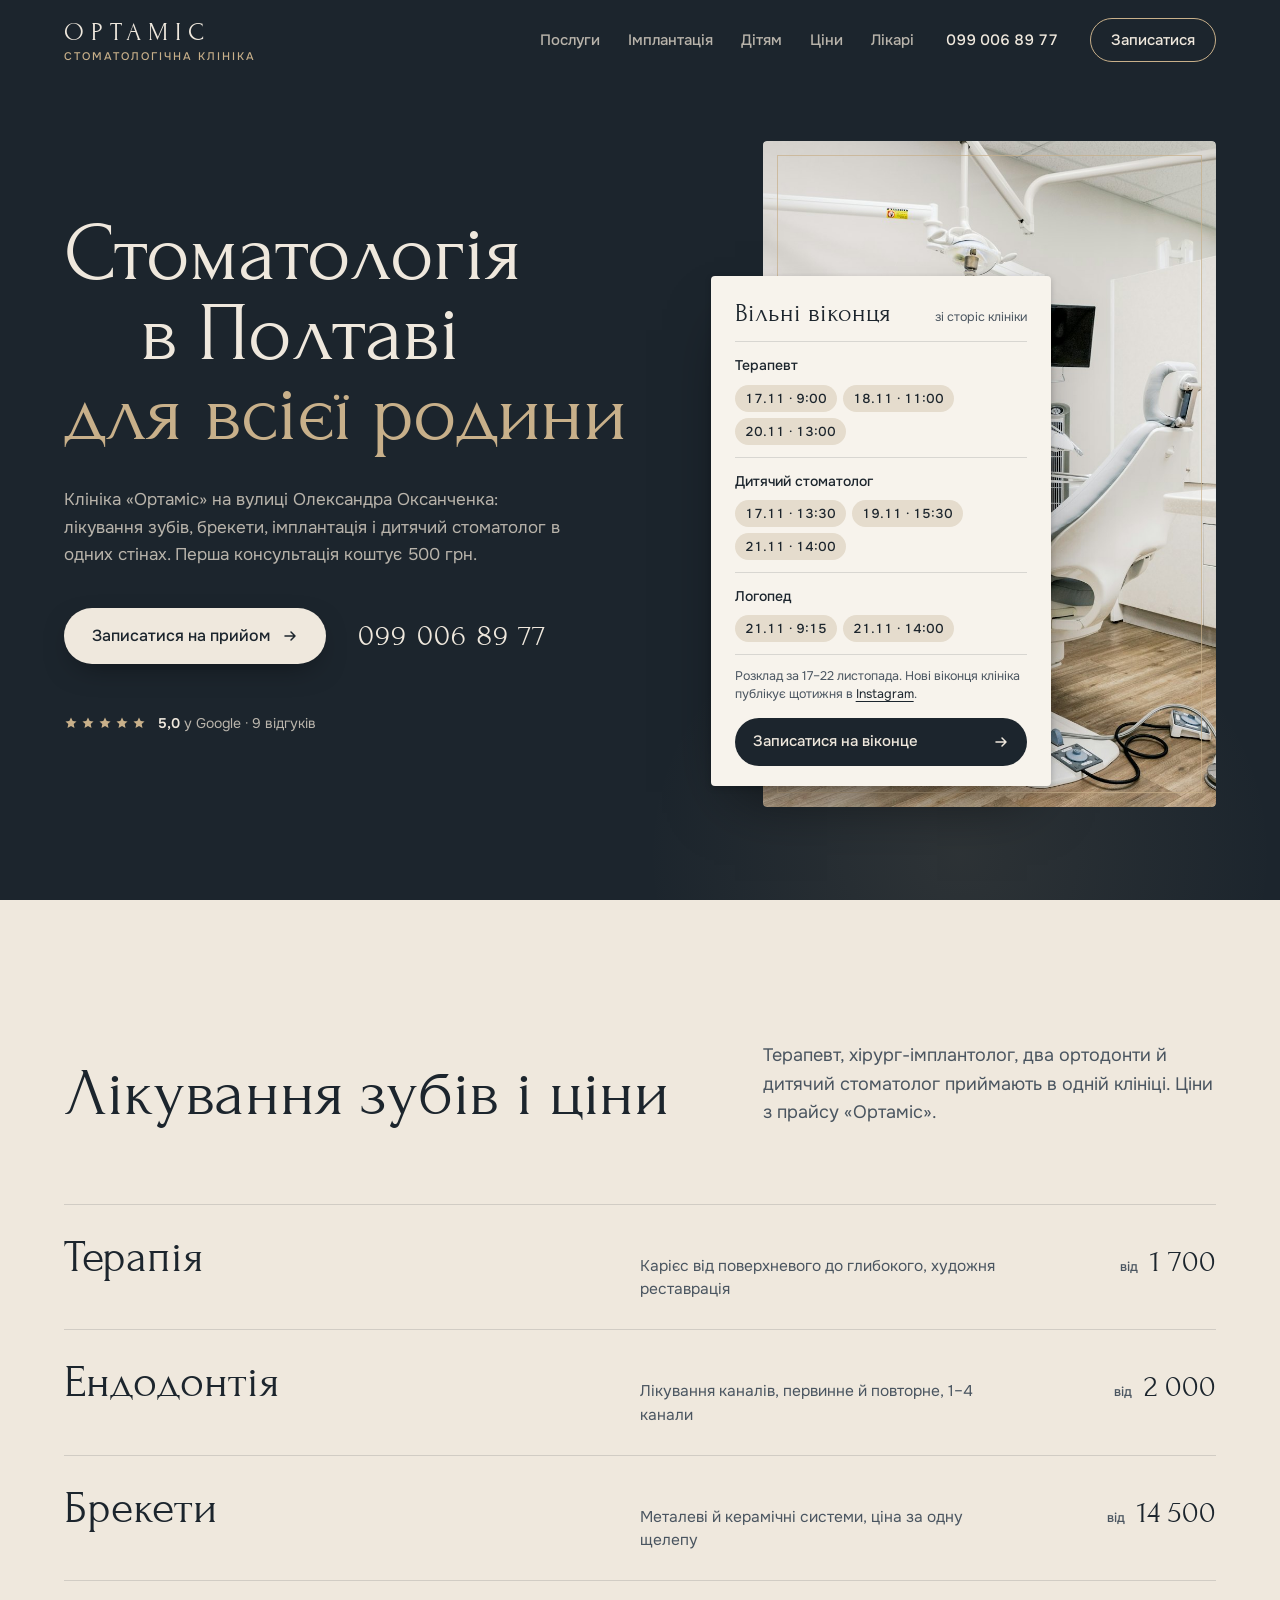
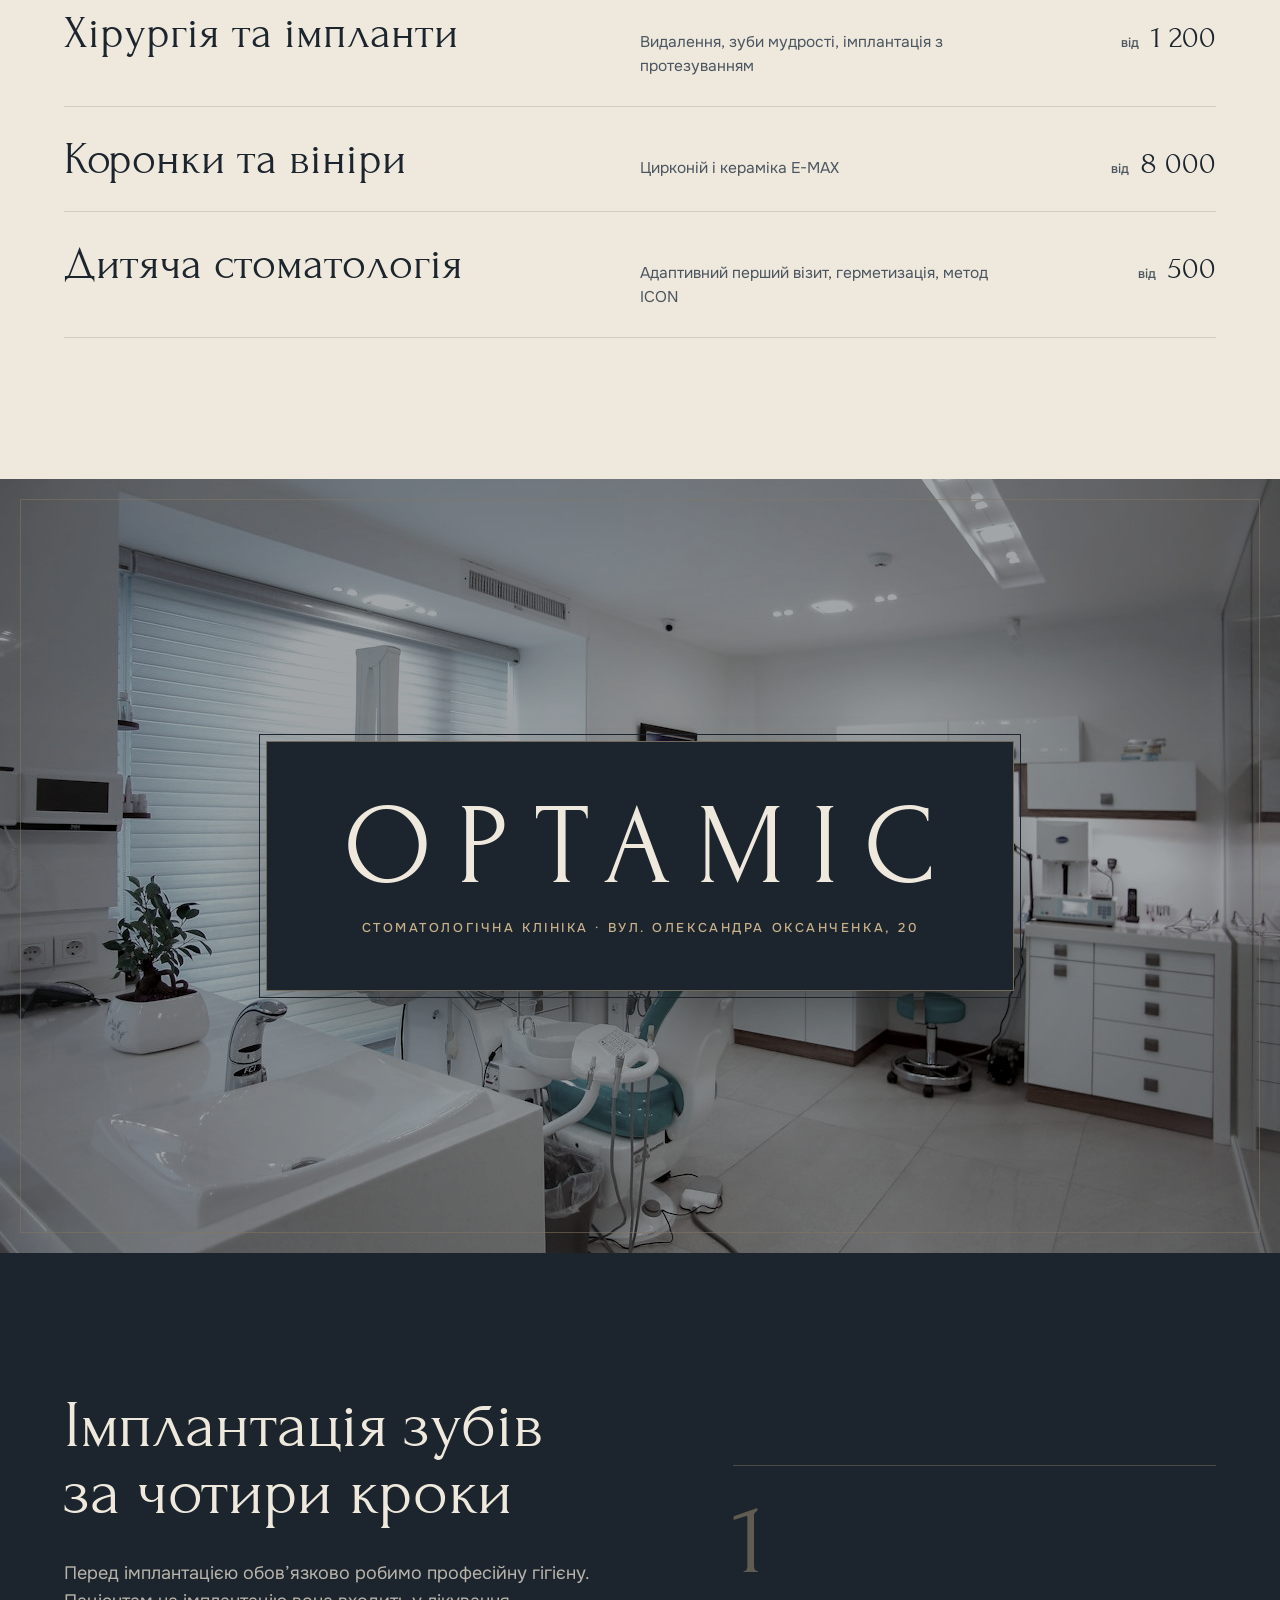
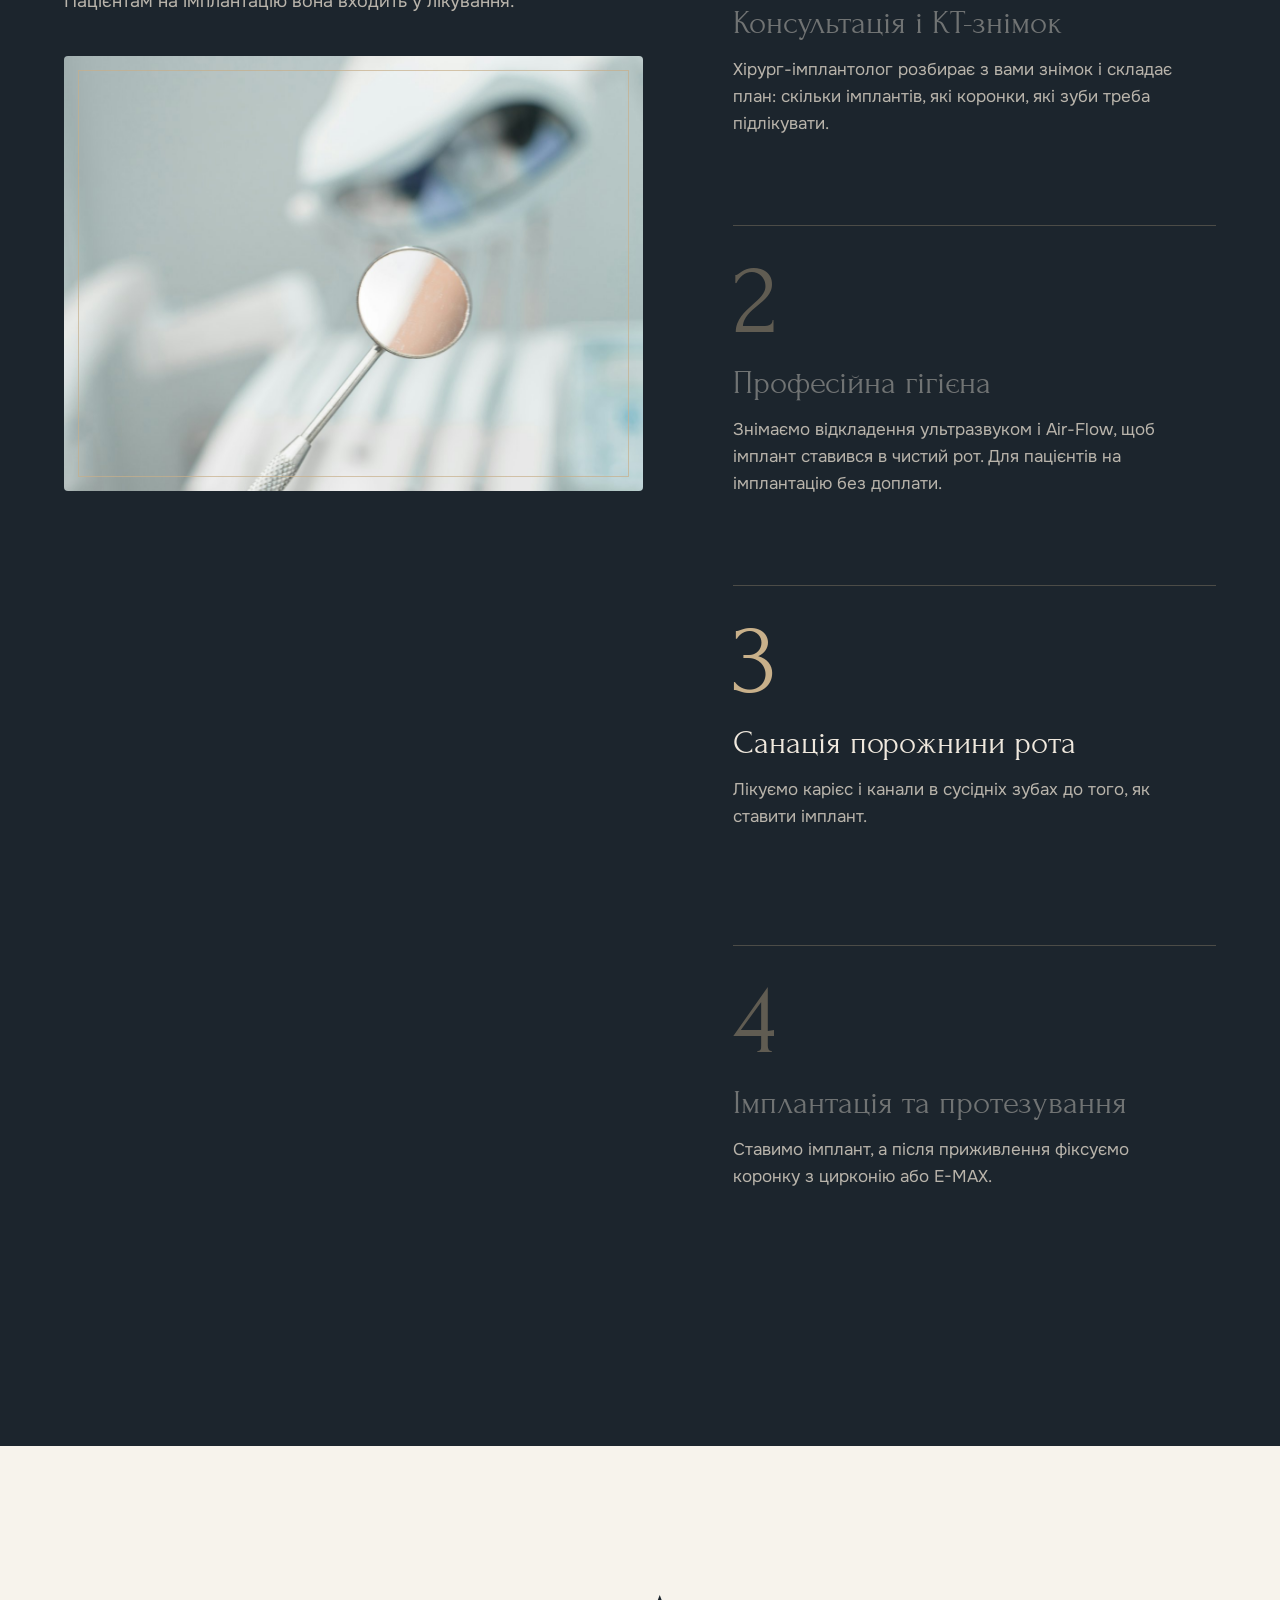
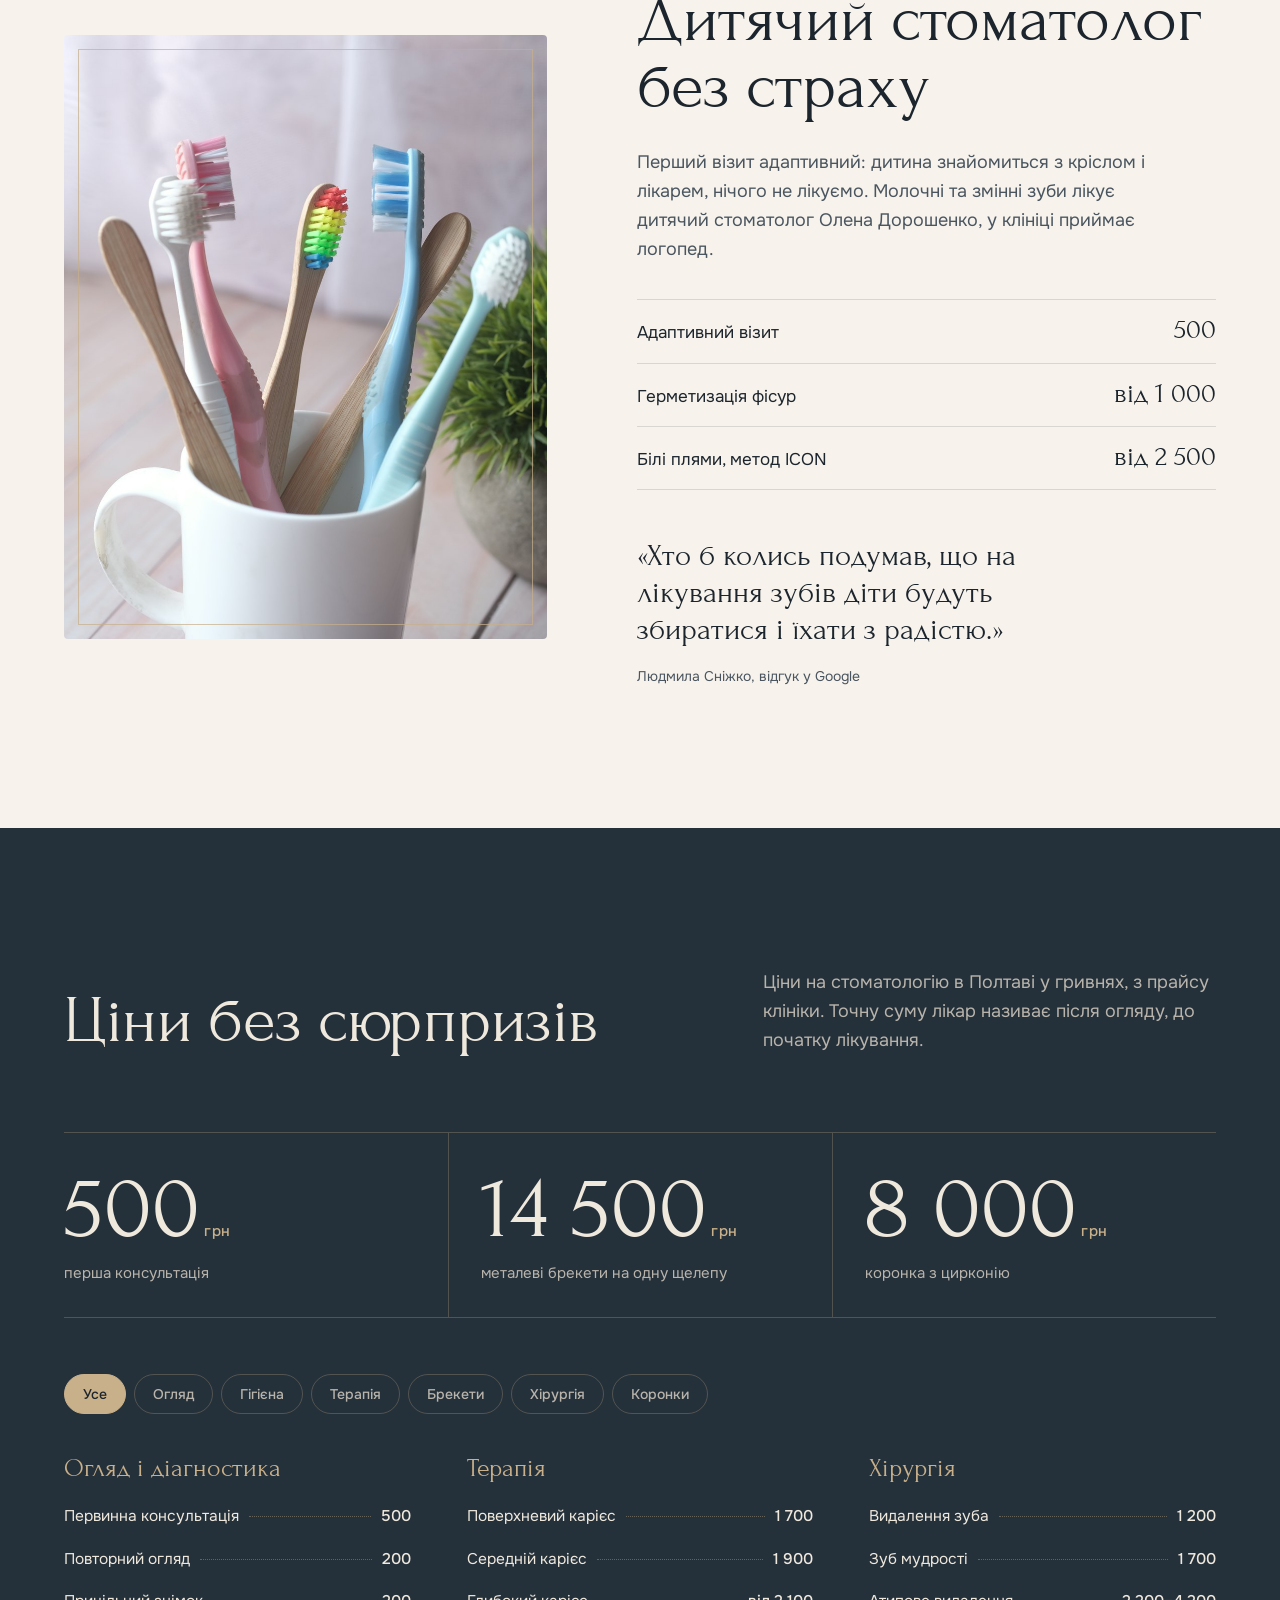
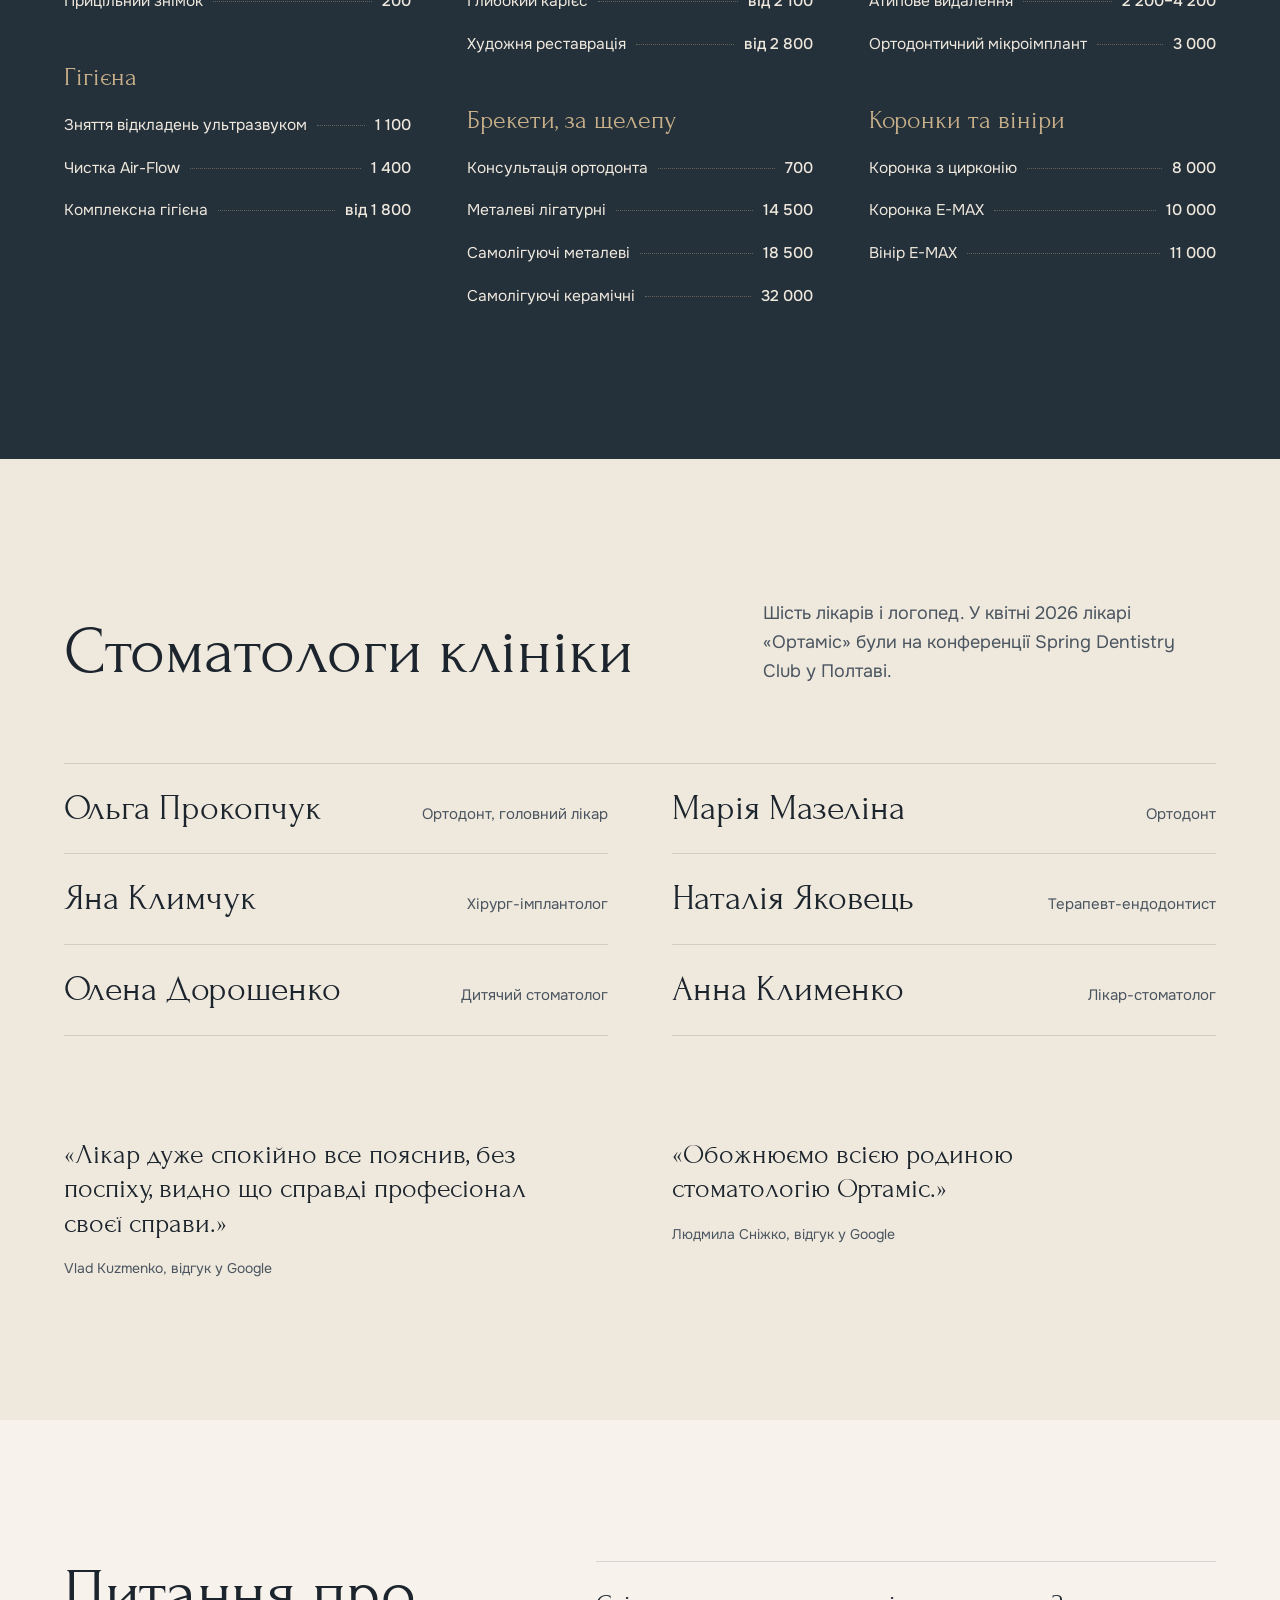
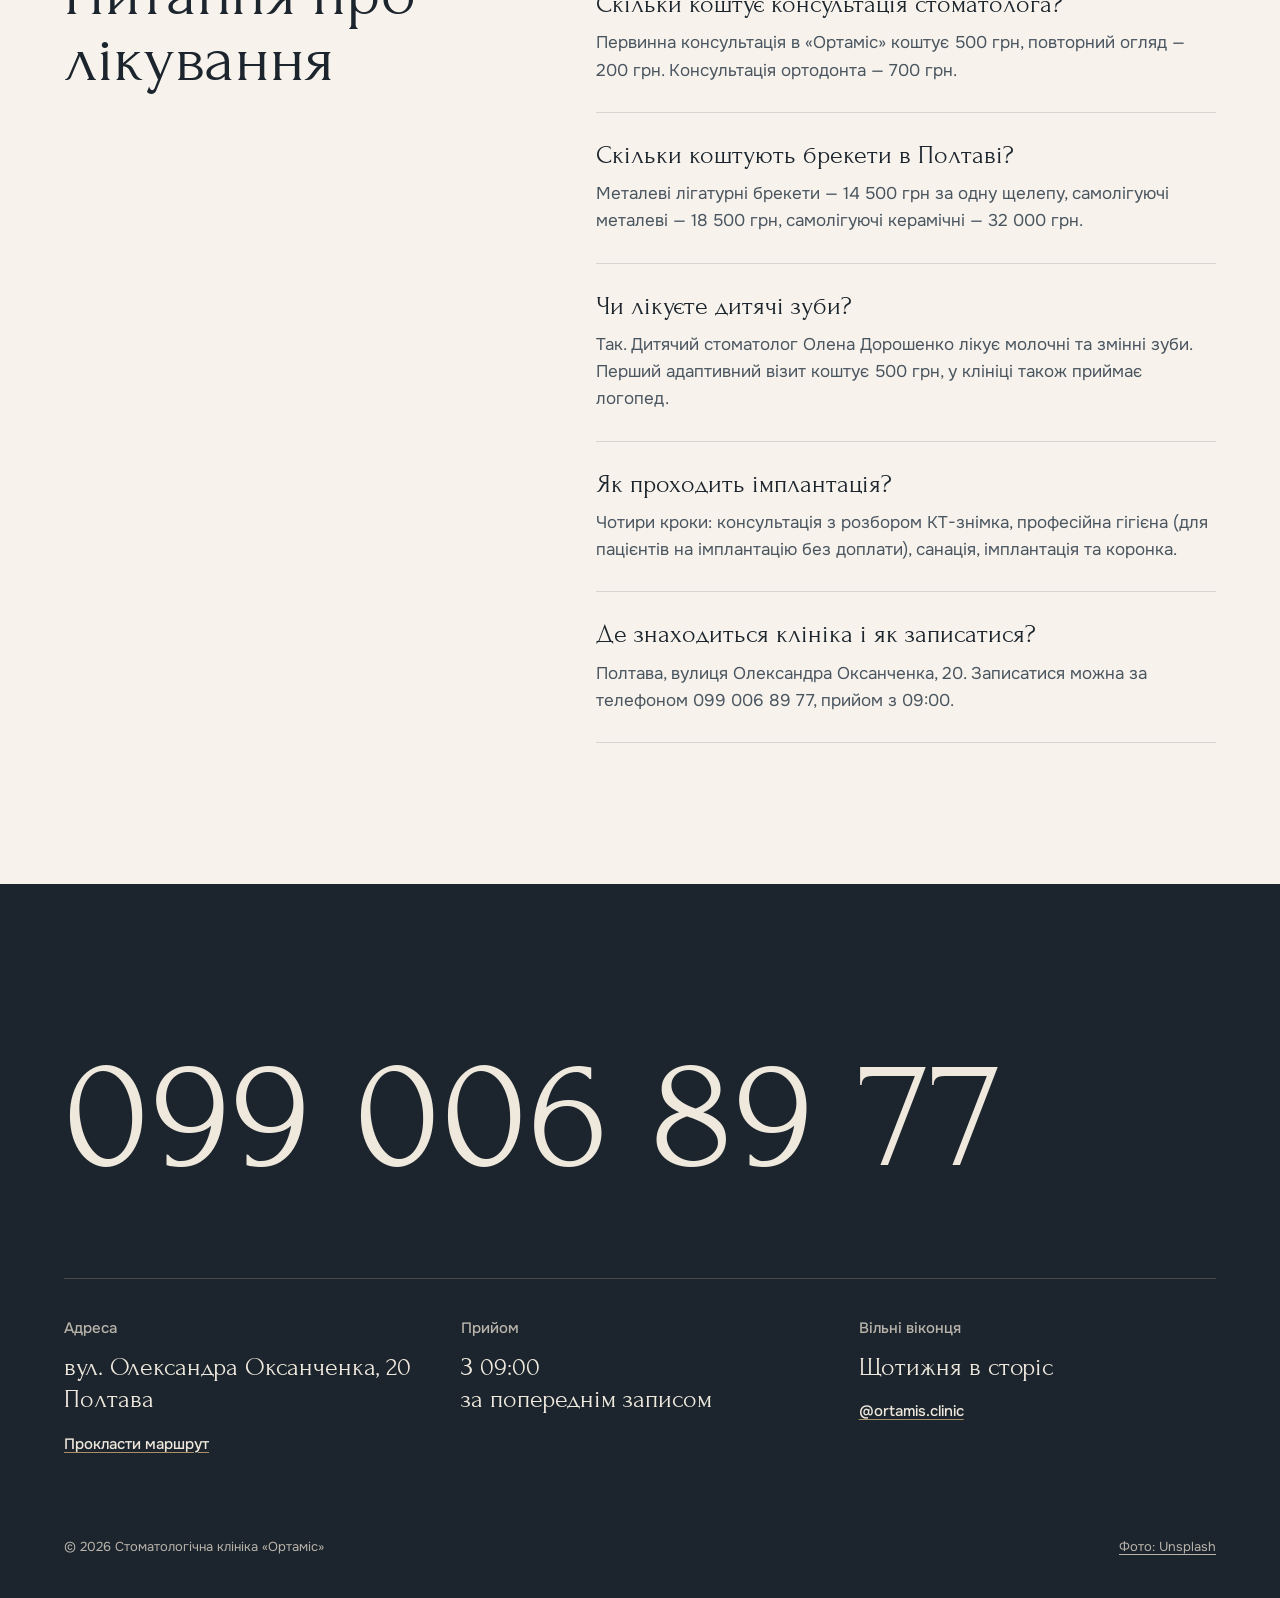
<file: index.html>
<!doctype html>
<html lang="uk">
<head>
<meta charset="utf-8">
<meta name="viewport" content="width=device-width, initial-scale=1, viewport-fit=cover">
<title>Стоматологія в Полтаві — клініка «Ортаміс»: ціни, запис</title>
<meta name="description" content="Стоматологія «Ортаміс» у Полтаві: лікування зубів, брекети, імплантація, коронки та дитячий стоматолог. Перша консультація 500 грн. Запис: 099 006 89 77, вул. Олександра Оксанченка, 20.">
<meta property="og:type" content="website">
<meta property="og:locale" content="uk_UA">
<meta property="og:site_name" content="Стоматологія «Ортаміс»">
<meta property="og:title" content="Стоматологія в Полтаві — клініка «Ортаміс»">
<meta property="og:description" content="Шість лікарів, прозорі ціни, імплантація за чотири кроки. Запис: 099 006 89 77.">
<meta property="og:url" content="https://frontwebil.github.io/ortamis/">
<meta property="og:image" content="https://frontwebil.github.io/ortamis/share.png">
<meta property="og:image:width" content="1200">
<meta property="og:image:height" content="630">
<meta property="og:image:alt" content="Стоматологія «Ортаміс» у Полтаві: телефон 099 006 89 77, вул. Олександра Оксанченка, 20">
<meta name="twitter:card" content="summary_large_image">
<meta name="twitter:image" content="https://frontwebil.github.io/ortamis/share.png">
<link rel="icon" href="favicon.svg" type="image/svg+xml">
<meta name="theme-color" content="#1c252d">
<meta name="geo.region" content="UA-53">
<meta name="geo.placename" content="Полтава">
<link rel="canonical" href="https://frontwebil.github.io/ortamis/">
<!-- коли в клініки буде власний домен: замінити https://frontwebil.github.io/ortamis/ на нього тут, в og:*, у JSON-LD і в sitemap.xml -->
<link rel="preconnect" href="https://fonts.googleapis.com">
<link rel="preconnect" href="https://fonts.gstatic.com" crossorigin>
<link href="https://fonts.googleapis.com/css2?family=Forum&family=Onest:wght@400;500;600&display=swap" rel="stylesheet">
<link rel="preload" as="image" href="assets/img/photo-u-room.jpg" fetchpriority="high">
<script>if(!/[?&]still\b/.test(location.search))document.documentElement.classList.add('js')</script>
<link rel="stylesheet" href="assets/ortamis.css">
<script type="application/ld+json">
{
 "@context": "https://schema.org",
 "@graph": [
  {
   "@type": "Dentist",
   "@id": "#clinic",
   "name": "Стоматологія «Ортаміс»",
   "alternateName": "Ortamis",
   "description": "Стоматологічна клініка в Полтаві: терапія, ендодонтія, ортодонтія (брекети), хірургія та імплантація, коронки й вініри, дитячий стоматолог і логопед.",
   "image": "https://frontwebil.github.io/ortamis/share.png",
   "url": "https://frontwebil.github.io/ortamis/",
   "telephone": "+380990068977",
   "priceRange": "500–32000 UAH",
   "currenciesAccepted": "UAH",
   "address": {
    "@type": "PostalAddress",
    "streetAddress": "вулиця Олександра Оксанченка, 20",
    "addressLocality": "Полтава",
    "addressRegion": "Полтавська область",
    "postalCode": "36000",
    "addressCountry": "UA"
   },
   "geo": {
    "@type": "GeoCoordinates",
    "latitude": 49.5658303,
    "longitude": 34.5251661
   },
   "hasMap": "https://maps.google.com/maps/place//data=!4m2!3m1!1s0x40d82f0001905fcf:0x1ba3fcb35f683d33",
   "sameAs": [
    "https://www.instagram.com/ortamis.clinic/"
   ],
   "medicalSpecialty": "Dentistry",
   "areaServed": {
    "@type": "City",
    "name": "Полтава"
   },
   "employee": [
    {
     "@type": "Person",
     "name": "Ольга Прокопчук",
     "jobTitle": "Ортодонт, головний лікар"
    },
    {
     "@type": "Person",
     "name": "Марія Мазеліна",
     "jobTitle": "Ортодонт"
    },
    {
     "@type": "Person",
     "name": "Яна Климчук",
     "jobTitle": "Хірург-імплантолог"
    },
    {
     "@type": "Person",
     "name": "Наталія Яковець",
     "jobTitle": "Терапевт-ендодонтист"
    },
    {
     "@type": "Person",
     "name": "Олена Дорошенко",
     "jobTitle": "Дитячий стоматолог"
    },
    {
     "@type": "Person",
     "name": "Анна Клименко",
     "jobTitle": "Лікар-стоматолог"
    }
   ],
   "makesOffer": [
    {
     "@type": "Offer",
     "itemOffered": {
      "@type": "Service",
      "name": "Первинна консультація стоматолога"
     },
     "price": 500,
     "priceCurrency": "UAH"
    },
    {
     "@type": "Offer",
     "itemOffered": {
      "@type": "Service",
      "name": "Професійна гігієна (ультразвук)"
     },
     "price": 1100,
     "priceCurrency": "UAH"
    },
    {
     "@type": "Offer",
     "itemOffered": {
      "@type": "Service",
      "name": "Лікування поверхневого карієсу"
     },
     "price": 1700,
     "priceCurrency": "UAH"
    },
    {
     "@type": "Offer",
     "itemOffered": {
      "@type": "Service",
      "name": "Металеві брекети, одна щелепа"
     },
     "price": 14500,
     "priceCurrency": "UAH"
    },
    {
     "@type": "Offer",
     "itemOffered": {
      "@type": "Service",
      "name": "Видалення зуба"
     },
     "price": 1200,
     "priceCurrency": "UAH"
    },
    {
     "@type": "Offer",
     "itemOffered": {
      "@type": "Service",
      "name": "Коронка з цирконію"
     },
     "price": 8000,
     "priceCurrency": "UAH"
    },
    {
     "@type": "Offer",
     "itemOffered": {
      "@type": "Service",
      "name": "Адаптивний візит для дитини"
     },
     "price": 500,
     "priceCurrency": "UAH"
    }
   ]
  },
  {
   "@type": "FAQPage",
   "mainEntity": [
    {
     "@type": "Question",
     "name": "Скільки коштує консультація стоматолога?",
     "acceptedAnswer": {
      "@type": "Answer",
      "text": "Первинна консультація в «Ортаміс» коштує 500 грн, повторний огляд — 200 грн. Консультація ортодонта — 700 грн."
     }
    },
    {
     "@type": "Question",
     "name": "Скільки коштують брекети в Полтаві?",
     "acceptedAnswer": {
      "@type": "Answer",
      "text": "Металеві лігатурні брекети — 14 500 грн за одну щелепу, самолігуючі металеві — 18 500 грн, самолігуючі керамічні — 32 000 грн."
     }
    },
    {
     "@type": "Question",
     "name": "Чи лікуєте дитячі зуби?",
     "acceptedAnswer": {
      "@type": "Answer",
      "text": "Так. Дитячий стоматолог Олена Дорошенко лікує молочні та змінні зуби. Перший адаптивний візит коштує 500 грн, у клініці також приймає логопед."
     }
    },
    {
     "@type": "Question",
     "name": "Як проходить імплантація?",
     "acceptedAnswer": {
      "@type": "Answer",
      "text": "Чотири кроки: консультація з розбором КТ-знімка, професійна гігієна (для пацієнтів на імплантацію без доплати), санація, імплантація та коронка."
     }
    },
    {
     "@type": "Question",
     "name": "Де знаходиться клініка і як записатися?",
     "acceptedAnswer": {
      "@type": "Answer",
      "text": "Полтава, вулиця Олександра Оксанченка, 20. Записатися можна за телефоном 099 006 89 77, прийом з 09:00."
     }
    }
   ]
  }
 ]
}
</script>
</head>
<body>
<a class="skip" href="#main">До змісту</a>

<header class="top" data-top>
  <div class="top__in">
    <a class="brand" href="#top" aria-label="Ортаміс, на початок сторінки">
      <span class="brand__name">Ортаміс</span>
      <span class="brand__sub">стоматологічна клініка</span>
    </a>
    <nav class="top__nav" aria-label="Розділи">
      <a href="#services">Послуги</a>
      <a href="#implant">Імплантація</a>
      <a href="#kids">Дітям</a>
      <a href="#prices">Ціни</a>
      <a href="#team">Лікарі</a>
    </nav>
    <a class="top__tel" href="tel:+380990068977">099 006 89 77</a>
    <a class="btn btn--brass top__cta" href="tel:+380990068977">Записатися</a>
  </div>
</header>

<main id="main">
  <section class="hero" id="top" aria-labelledby="hero-h">
    <div class="hero__grid">
      <div class="hero__copy">
        <h1 id="hero-h" class="hero__h">
          <span class="line"><span>Стоматологія</span></span>
          <span class="line"><span>в Полтаві</span></span>
          <span class="line"><span>для всієї родини</span></span>
        </h1>
        <p class="hero__lead rise">Клініка «Ортаміс» на вулиці Олександра Оксанченка: лікування зубів, брекети, імплантація і дитячий стоматолог в одних стінах. Перша консультація коштує 500&nbsp;грн.</p>
        <div class="hero__act rise">
          <a class="btn btn--linen" href="tel:+380990068977">Записатися на прийом
            <svg viewBox="0 0 16 16" aria-hidden="true"><path d="M3 8h10M9 4l4 4-4 4" fill="none" stroke="currentColor" stroke-width="1.5" stroke-linecap="round" stroke-linejoin="round"/></svg></a>
          <a class="hero__tel" href="tel:+380990068977">099&nbsp;006&nbsp;89&nbsp;77</a>
        </div>
        <p class="hero__rating rise"><span class="stars" aria-hidden="true"><svg viewBox="0 0 24 24"><path d="M12 2.5l2.9 6.2 6.6.7-4.9 4.5 1.4 6.6L12 17.2l-6 3.3 1.4-6.6-4.9-4.5 6.6-.7z"/></svg><svg viewBox="0 0 24 24"><path d="M12 2.5l2.9 6.2 6.6.7-4.9 4.5 1.4 6.6L12 17.2l-6 3.3 1.4-6.6-4.9-4.5 6.6-.7z"/></svg><svg viewBox="0 0 24 24"><path d="M12 2.5l2.9 6.2 6.6.7-4.9 4.5 1.4 6.6L12 17.2l-6 3.3 1.4-6.6-4.9-4.5 6.6-.7z"/></svg><svg viewBox="0 0 24 24"><path d="M12 2.5l2.9 6.2 6.6.7-4.9 4.5 1.4 6.6L12 17.2l-6 3.3 1.4-6.6-4.9-4.5 6.6-.7z"/></svg><svg viewBox="0 0 24 24"><path d="M12 2.5l2.9 6.2 6.6.7-4.9 4.5 1.4 6.6L12 17.2l-6 3.3 1.4-6.6-4.9-4.5 6.6-.7z"/></svg></span><span><b>5,0</b> у Google · 9 відгуків</span></p>
      </div>

      <div class="hero__media">
        <figure class="plate plate--hero">
          <img src="assets/img/photo-u-room.jpg" srcset="assets/img/photo-u-room-960.jpg 960w, assets/img/photo-u-room-1280.jpg 1280w, assets/img/photo-u-room.jpg 1920w" sizes="(max-width: 900px) 100vw, 42vw" width="1920" height="1280" alt="Світлий стоматологічний кабінет з білим кріслом" fetchpriority="high">
        </figure>
        <aside class="slots" aria-labelledby="slots-h">
          <div class="slots__head">
            <h2 id="slots-h">Вільні віконця</h2>
            <span>зі сторіс клініки</span>
          </div>
          <dl class="slots__list">
            <div><dt>Терапевт</dt><dd><span>17.11 · 9:00</span><span>18.11 · 11:00</span><span>20.11 · 13:00</span></dd></div>
            <div><dt>Дитячий стоматолог</dt><dd><span>17.11 · 13:30</span><span>19.11 · 15:30</span><span>21.11 · 14:00</span></dd></div>
            <div><dt>Логопед</dt><dd><span>21.11 · 9:15</span><span>21.11 · 14:00</span></dd></div>
          </dl>
          <p class="slots__note">Розклад за 17–22 листопада. Нові віконця клініка публікує щотижня в <a href="https://www.instagram.com/ortamis.clinic/">Instagram</a>.</p>
          <a class="slots__cta" href="tel:+380990068977">Записатися на віконце<svg viewBox="0 0 16 16" aria-hidden="true"><path d="M3 8h10M9 4l4 4-4 4" fill="none" stroke="currentColor" stroke-width="1.5" stroke-linecap="round" stroke-linejoin="round"/></svg></a>
        </aside>
      </div>
    </div>
  </section>

  <section class="services" id="services" aria-labelledby="services-h">
    <div class="wrap">
      <div class="head">
        <h2 id="services-h" class="h2">Лікування зубів і ціни</h2>
        <p class="head__lead">Терапевт, хірург-імплантолог, два ортодонти й дитячий стоматолог приймають в одній клініці. Ціни з прайсу «Ортаміс».</p>
      </div>
      <ul class="index" data-index>
        <li data-img="assets/img/photo-u-exam-960.jpg"><a href="#prices"><span class="index__name">Терапія</span><span class="index__what">Карієс від поверхневого до глибокого, художня реставрація</span><span class="index__price"><small>від</small> 1&nbsp;700</span></a></li>
        <li data-img="assets/img/photo-u-mirror-960.jpg"><a href="#prices"><span class="index__name">Ендодонтія</span><span class="index__what">Лікування каналів, первинне й повторне, 1–4 канали</span><span class="index__price"><small>від</small> 2&nbsp;000</span></a></li>
        <li data-img="assets/img/photo-u-braces-960.jpg"><a href="#prices"><span class="index__name">Брекети</span><span class="index__what">Металеві й керамічні системи, ціна за одну щелепу</span><span class="index__price"><small>від</small> 14&nbsp;500</span></a></li>
        <li data-img="assets/img/photo-u-implant-960.jpg"><a href="#implant"><span class="index__name">Хірургія та імпланти</span><span class="index__what">Видалення, зуби мудрості, імплантація з протезуванням</span><span class="index__price"><small>від</small> 1&nbsp;200</span></a></li>
        <li data-img="assets/img/photo-u-office-960.jpg"><a href="#prices"><span class="index__name">Коронки та вініри</span><span class="index__what">Цирконій і кераміка E-MAX</span><span class="index__price"><small>від</small> 8&nbsp;000</span></a></li>
        <li data-img="assets/img/photo-u-brushes-960.jpg"><a href="#kids"><span class="index__name">Дитяча стоматологія</span><span class="index__what">Адаптивний перший візит, герметизація, метод ICON</span><span class="index__price"><small>від</small> 500</span></a></li>
      </ul>
    </div>
    <figure class="peek" aria-hidden="true" data-peek><img alt="" src="assets/img/photo-u-exam-960.jpg"></figure>
  </section>

  <section class="sign" aria-label="Клініка на вулиці Олександра Оксанченка">
    <img class="sign__bg" src="assets/img/photo-u-office.jpg" srcset="assets/img/photo-u-office-960.jpg 960w, assets/img/photo-u-office.jpg 1280w" sizes="100vw" width="1280" height="856" alt="Світлий кабінет клініки з кріслом і робочими місцями" loading="lazy">
    <div class="sign__board">
      <p class="sign__name">Ортаміс</p>
      <p class="sign__sub">стоматологічна клініка · вул. Олександра Оксанченка, 20</p>
    </div>
  </section>

  <section class="implant" id="implant" aria-labelledby="implant-h">
    <div class="wrap implant__grid">
      <div class="implant__stick">
        <div class="head head--dark">
          <h2 id="implant-h" class="h2">Імплантація зубів за чотири кроки</h2>
          <p class="head__lead">Перед імплантацією обов’язково робимо професійну гігієну. Пацієнтам на імплантацію вона входить у лікування.</p>
        </div>
        <figure class="plate plate--steps" aria-hidden="true">
          <img data-step-img="0" class="is-on" src="assets/img/photo-u-scan.jpg" alt="" width="1280" height="853" loading="lazy">
          <img data-step-img="1" src="assets/img/photo-u-exam.jpg" alt="" width="1280" height="960" loading="lazy">
          <img data-step-img="2" src="assets/img/photo-u-mirror.jpg" alt="" width="1280" height="1920" loading="lazy">
          <img data-step-img="3" src="assets/img/photo-u-implant.jpg" alt="" width="1280" height="853" loading="lazy">
        </figure>
      </div>
      <ol class="steps">
        <li data-step="0"><span class="steps__n">1</span><h3>Консультація і КТ-знімок</h3><p>Хірург-імплантолог розбирає з вами знімок і складає план: скільки імплантів, які коронки, які зуби треба підлікувати.</p></li>
        <li data-step="1"><span class="steps__n">2</span><h3>Професійна гігієна</h3><p>Знімаємо відкладення ультразвуком і Air-Flow, щоб імплант ставився в чистий рот. Для пацієнтів на імплантацію без доплати.</p></li>
        <li data-step="2"><span class="steps__n">3</span><h3>Санація порожнини рота</h3><p>Лікуємо карієс і канали в сусідніх зубах до того, як ставити імплант.</p></li>
        <li data-step="3"><span class="steps__n">4</span><h3>Імплантація та протезування</h3><p>Ставимо імплант, а після приживлення фіксуємо коронку з цирконію або E-MAX.</p></li>
      </ol>
    </div>
  </section>

  <section class="kids" id="kids" aria-labelledby="kids-h">
    <div class="wrap kids__grid">
      <figure class="plate plate--kids">
        <img src="assets/img/photo-u-brushes.jpg" srcset="assets/img/photo-u-brushes-960.jpg 960w, assets/img/photo-u-brushes.jpg 1280w" sizes="(max-width: 900px) 100vw, 40vw" width="1280" height="1920" alt="Зубні щітки в білій чашці" loading="lazy">
      </figure>
      <div class="kids__copy">
        <h2 id="kids-h" class="h2">Дитячий стоматолог без страху</h2>
        <p class="head__lead">Перший візит адаптивний: дитина знайомиться з кріслом і лікарем, нічого не лікуємо. Молочні та змінні зуби лікує дитячий стоматолог Олена Дорошенко, у клініці приймає логопед.</p>
        <ul class="tags">
          <li><span>Адаптивний візит</span><b>500</b></li>
          <li><span>Герметизація фісур</span><b>від 1&nbsp;000</b></li>
          <li><span>Білі плями, метод ICON</span><b>від 2&nbsp;500</b></li>
        </ul>
        <blockquote class="kids__quote">
          <p>«Хто б колись подумав, що на лікування зубів діти будуть збиратися і&nbsp;їхати з&nbsp;радістю.»</p>
          <footer>Людмила Сніжко, відгук у Google</footer>
        </blockquote>
      </div>
    </div>
  </section>

  <section class="prices" id="prices" aria-labelledby="prices-h">
    <div class="wrap">
      <div class="head head--dark">
        <h2 id="prices-h" class="h2">Ціни без сюрпризів</h2>
        <p class="head__lead">Ціни на стоматологію в Полтаві у гривнях, з прайсу клініки. Точну суму лікар називає після огляду, до початку лікування.</p>
      </div>
      <div class="big">
        <p><b>500</b><span>перша консультація</span></p>
        <p><b>14&nbsp;500</b><span>металеві брекети на одну щелепу</span></p>
        <p><b>8&nbsp;000</b><span>коронка з цирконію</span></p>
      </div>
      <div class="filter" role="group" aria-label="Показати розділ прайсу">
        <button type="button" aria-pressed="true" data-filter="all">Усе</button>
        <button type="button" aria-pressed="false" data-filter="diag">Огляд</button>
        <button type="button" aria-pressed="false" data-filter="hyg">Гігієна</button>
        <button type="button" aria-pressed="false" data-filter="ther">Терапія</button>
        <button type="button" aria-pressed="false" data-filter="ortho">Брекети</button>
        <button type="button" aria-pressed="false" data-filter="surg">Хірургія</button>
        <button type="button" aria-pressed="false" data-filter="crown">Коронки</button>
      </div>
      <div class="list" data-list>
        <section data-group="diag"><h3>Огляд і діагностика</h3><ul>
          <li><span>Первинна консультація</span><b>500</b></li>
          <li><span>Повторний огляд</span><b>200</b></li>
          <li><span>Прицільний знімок</span><b>200</b></li></ul></section>
        <section data-group="hyg"><h3>Гігієна</h3><ul>
          <li><span>Зняття відкладень ультразвуком</span><b>1&nbsp;100</b></li>
          <li><span>Чистка Air-Flow</span><b>1&nbsp;400</b></li>
          <li><span>Комплексна гігієна</span><b>від 1&nbsp;800</b></li></ul></section>
        <section data-group="ther"><h3>Терапія</h3><ul>
          <li><span>Поверхневий карієс</span><b>1&nbsp;700</b></li>
          <li><span>Середній карієс</span><b>1&nbsp;900</b></li>
          <li><span>Глибокий карієс</span><b>від 2&nbsp;100</b></li>
          <li><span>Художня реставрація</span><b>від 2&nbsp;800</b></li></ul></section>
        <section data-group="ortho"><h3>Брекети, за щелепу</h3><ul>
          <li><span>Консультація ортодонта</span><b>700</b></li>
          <li><span>Металеві лігатурні</span><b>14&nbsp;500</b></li>
          <li><span>Самолігуючі металеві</span><b>18&nbsp;500</b></li>
          <li><span>Самолігуючі керамічні</span><b>32&nbsp;000</b></li></ul></section>
        <section data-group="surg"><h3>Хірургія</h3><ul>
          <li><span>Видалення зуба</span><b>1&nbsp;200</b></li>
          <li><span>Зуб мудрості</span><b>1&nbsp;700</b></li>
          <li><span>Атипове видалення</span><b>2&nbsp;200–4&nbsp;200</b></li>
          <li><span>Ортодонтичний мікроімплант</span><b>3&nbsp;000</b></li></ul></section>
        <section data-group="crown"><h3>Коронки та вініри</h3><ul>
          <li><span>Коронка з цирконію</span><b>8&nbsp;000</b></li>
          <li><span>Коронка E-MAX</span><b>10&nbsp;000</b></li>
          <li><span>Вінір E-MAX</span><b>11&nbsp;000</b></li></ul></section>
      </div>
    </div>
  </section>

  <section class="team" id="team" aria-labelledby="team-h">
    <div class="wrap">
      <div class="head">
        <h2 id="team-h" class="h2">Стоматологи клініки</h2>
        <p class="head__lead">Шість лікарів і логопед. У квітні 2026 лікарі «Ортаміс» були на конференції Spring Dentistry Club у Полтаві.</p>
      </div>
      <ul class="people">
        <li><span class="people__name">Ольга Прокопчук</span><span class="people__role">Ортодонт, головний лікар</span></li>
        <li><span class="people__name">Марія Мазеліна</span><span class="people__role">Ортодонт</span></li>
        <li><span class="people__name">Яна Климчук</span><span class="people__role">Хірург-імплантолог</span></li>
        <li><span class="people__name">Наталія Яковець</span><span class="people__role">Терапевт-ендодонтист</span></li>
        <li><span class="people__name">Олена Дорошенко</span><span class="people__role">Дитячий стоматолог</span></li>
        <li><span class="people__name">Анна Клименко</span><span class="people__role">Лікар-стоматолог</span></li>
      </ul>
      <div class="reviews">
        <blockquote><p>«Лікар дуже спокійно все пояснив, без поспіху, видно що справді професіонал своєї справи.»</p><footer>Vlad Kuzmenko, відгук у Google</footer></blockquote>
        <blockquote><p>«Обожнюємо всією родиною стоматологію Ортаміс.»</p><footer>Людмила Сніжко, відгук у Google</footer></blockquote>
      </div>
    </div>
  </section>
  <section class="faq" id="faq" aria-labelledby="faq-h">
    <div class="wrap faq__grid">
      <h2 id="faq-h" class="h2">Питання про лікування</h2>
      <div class="faq__list">
        <div class="faq__item"><h3>Скільки коштує консультація стоматолога?</h3><p>Первинна консультація в «Ортаміс» коштує 500&nbsp;грн, повторний огляд — 200&nbsp;грн. Консультація ортодонта — 700&nbsp;грн.</p></div>
        <div class="faq__item"><h3>Скільки коштують брекети в Полтаві?</h3><p>Металеві лігатурні брекети — 14&nbsp;500&nbsp;грн за одну щелепу, самолігуючі металеві — 18&nbsp;500&nbsp;грн, самолігуючі керамічні — 32&nbsp;000&nbsp;грн.</p></div>
        <div class="faq__item"><h3>Чи лікуєте дитячі зуби?</h3><p>Так. Дитячий стоматолог Олена Дорошенко лікує молочні та змінні зуби. Перший адаптивний візит коштує 500&nbsp;грн, у клініці також приймає логопед.</p></div>
        <div class="faq__item"><h3>Як проходить імплантація?</h3><p>Чотири кроки: консультація з розбором КТ-знімка, професійна гігієна (для пацієнтів на імплантацію без доплати), санація, імплантація та коронка.</p></div>
        <div class="faq__item"><h3>Де знаходиться клініка і як записатися?</h3><p>Полтава, вулиця Олександра Оксанченка, 20. Записатися можна за телефоном 099&nbsp;006&nbsp;89&nbsp;77, прийом з 09:00.</p></div>
      </div>
    </div>
  </section>
</main>

<footer class="end" id="contact" aria-labelledby="end-h">
  <div class="wrap">
    <h2 id="end-h" class="sr">Запис на прийом за телефоном</h2>
    <a class="end__tel" href="tel:+380990068977">099&nbsp;006&nbsp;89&nbsp;77</a>
    <div class="end__grid">
      <div>
        <h3>Адреса</h3>
        <p>вул. Олександра Оксанченка, 20<br>Полтава</p>
        <a class="link" href="https://www.openstreetmap.org/search?query=%D0%B2%D1%83%D0%BB%D0%B8%D1%86%D1%8F%20%D0%9E%D0%BB%D0%B5%D0%BA%D1%81%D0%B0%D0%BD%D0%B4%D1%80%D0%B0%20%D0%9E%D0%BA%D1%81%D0%B0%D0%BD%D1%87%D0%B5%D0%BD%D0%BA%D0%B0%2020%20%D0%9F%D0%BE%D0%BB%D1%82%D0%B0%D0%B2%D0%B0">Прокласти маршрут</a>
      </div>
      <div>
        <h3>Прийом</h3>
        <p>З 09:00<br>за попереднім записом</p>
      </div>
      <div>
        <h3>Вільні віконця</h3>
        <p>Щотижня в сторіс</p>
        <a class="link" href="https://www.instagram.com/ortamis.clinic/">@ortamis.clinic</a>
      </div>
    </div>
    <div class="end__legal">
      <span>© 2026 Стоматологічна клініка «Ортаміс»</span>
      <a href="credits.html">Фото: Unsplash</a>
    </div>
  </div>
</footer>

<a class="callbar" href="tel:+380990068977">Записатися на прийом<span>099 006 89 77</span></a>

<script src="assets/ortamis.js" defer></script>
</body>
</html>
</file>
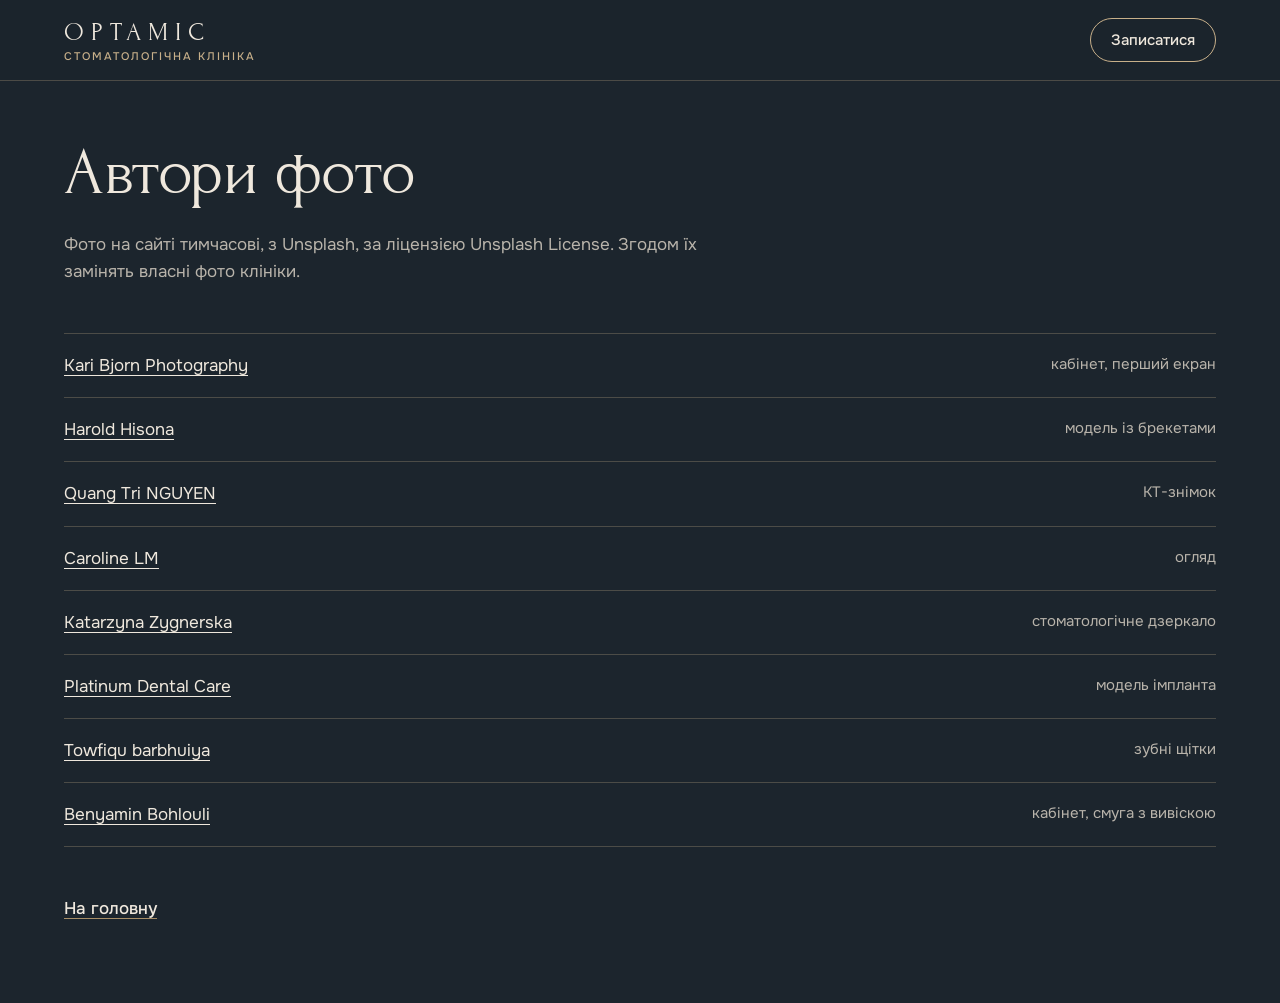
<file: credits.html>
<!doctype html>
<html lang="uk">
<head>
<meta charset="utf-8">
<meta name="viewport" content="width=device-width, initial-scale=1, viewport-fit=cover">
<title>Ортаміс: автори фото</title>
<meta name="description" content="Автори фотографій, використаних на сайті стоматологічної клініки «Ортаміс» у Полтаві.">
<meta name="robots" content="noindex, follow">
<meta property="og:image" content="https://frontwebil.github.io/ortamis/share.png">
<link rel="icon" href="favicon.svg" type="image/svg+xml">
<meta name="theme-color" content="#1c252d">
<link rel="preconnect" href="https://fonts.googleapis.com">
<link rel="preconnect" href="https://fonts.gstatic.com" crossorigin>
<link href="https://fonts.googleapis.com/css2?family=Forum&family=Onest:wght@400;500;600&display=swap" rel="stylesheet">
<link rel="stylesheet" href="assets/ortamis.css">
<style>
  .credits-page { min-height: 100svh; background: var(--slate); color: var(--on-slate); padding: 140px 0 80px; }
  .credits-page .h2 { margin-bottom: 24px; }
  .credits-page p { color: var(--on-slate-soft); max-width: 60ch; }
  .credits-list { margin-top: 48px; border-top: 1px solid var(--hair-dark); }
  .credits-list li { display: flex; justify-content: space-between; gap: 16px; padding: 18px 0; border-bottom: 1px solid var(--hair-dark); }
  .credits-list a { color: var(--linen); }
  .credits-list span { color: var(--on-slate-soft); font-size: 15px; }
  .credits-page .back { display: inline-block; margin-top: 48px; }
</style>
</head>
<body>
<header class="top is-solid">
  <div class="top__in">
    <a class="brand" href="index.html" aria-label="Ортаміс, на головну">
      <span class="brand__name">Ортаміс</span>
      <span class="brand__sub">стоматологічна клініка</span>
    </a>
    <a class="btn btn--brass top__cta" href="tel:+380990068977">Записатися</a>
  </div>
</header>
<main class="credits-page">
  <div class="wrap">
    <h1 class="h2">Автори фото</h1>
    <p>Фото на сайті тимчасові, з Unsplash, за ліцензією Unsplash License. Згодом їх замінять власні фото клініки.</p>
    <ul class="credits-list">
      <li><a href="https://unsplash.com/photos/a-dental-room-with-a-desk-and-chairs-Fdku_oMrDvk">Kari Bjorn Photography</a><span>кабінет, перший екран</span></li>
      <li><a href="https://unsplash.com/photos/dental-model-with-metal-braces-on-teeth-cx3JCL5PDew">Harold Hisona</a><span>модель із брекетами</span></li>
      <li><a href="https://unsplash.com/photos/dentist-pointing-at-dental-scan-VckdJzo7ig0">Quang Tri NGUYEN</a><span>КТ-знімок</span></li>
      <li><a href="https://unsplash.com/photos/dental-exam-with-mirror-and-tool-8BkF0sTC6Uo">Caroline LM</a><span>огляд</span></li>
      <li><a href="https://unsplash.com/photos/dental-mirror-in-clinical-office-rubu_NvklJE">Katarzyna Zygnerska</a><span>стоматологічне дзеркало</span></li>
      <li><a href="https://unsplash.com/photos/dental-implant-model-in-jaw-iW6UZIPTFxU">Platinum Dental Care</a><span>модель імпланта</span></li>
      <li><a href="https://unsplash.com/photos/white-and-blue-toothbrush-in-white-ceramic-mug-rr0cuFV-0Mo">Towfiqu barbhuiya</a><span>зубні щітки</span></li>
      <li><a href="https://unsplash.com/photos/modern-dental-office-with-chair-and-equipment-e7MJLM5VGjY">Benyamin Bohlouli</a><span>кабінет, смуга з вивіскою</span></li>
    </ul>
    <a class="link back" href="index.html">На головну</a>
  </div>
</main>
</body>
</html>
</file>
<file: assets/ortamis.css>
/* Ортаміс — the shopfront at night: slate field, Roman capitals, linen paper, one brass accent */
:root {
  --slate: #1c252d;
  --slate-2: #24303a;
  --slate-3: #2f3c48;
  --linen: #efe8dd;
  --linen-2: #e5dccd;
  --paper: #f7f3ec;
  --brass: #c8b08a;
  --brass-2: #a88f68;
  --ink: #1c252d;
  --ink-soft: #4a5560;
  --on-slate: #efe8dd;
  --on-slate-soft: #b9b4ab;
  --hair-dark: rgba(200, 176, 138, .28);
  --hair-light: rgba(28, 37, 45, .14);
  --display: "Forum", "Times New Roman", serif;
  --text: "Onest", system-ui, sans-serif;
  --ease: cubic-bezier(.16, 1, .3, 1);
  --gut: clamp(20px, 5vw, 80px);
  --max: 1320px;
  --sec: clamp(88px, 11vw, 168px);
}

*, *::before, *::after { box-sizing: border-box; }
html { -webkit-text-size-adjust: 100%; scroll-behavior: smooth; scrollbar-color: var(--brass-2) var(--slate); }
@media (prefers-reduced-motion: reduce) { html { scroll-behavior: auto; } }
body { margin: 0; background: var(--slate); color: var(--ink); font: 400 17px/1.6 var(--text); font-feature-settings: "tnum" 0; text-rendering: optimizeLegibility; -webkit-font-smoothing: antialiased; caret-color: var(--brass-2); }
::selection { background: var(--brass); color: var(--slate); }
img { display: block; max-width: 100%; height: auto; }
a { color: inherit; text-underline-offset: .22em; text-decoration-thickness: 1px; }
h1, h2, h3, p, ul, ol, dl, dd, figure, blockquote { margin: 0; padding: 0; }
ul, ol { list-style: none; }
:focus-visible { outline: 2px solid var(--brass); outline-offset: 3px; border-radius: 2px; }
.skip { position: absolute; left: 12px; top: -60px; z-index: 50; background: var(--linen); color: var(--slate); padding: 10px 16px; text-decoration: none; }
.skip:focus { top: 12px; }

.wrap { width: min(100% - 2 * var(--gut), var(--max)); margin-inline: auto; }

/* ---------- buttons ---------- */
.btn { display: inline-flex; align-items: center; gap: 12px; height: 56px; padding: 0 28px; border-radius: 999px; font: 500 16px/1 var(--text); text-decoration: none; white-space: nowrap; transition: transform .25s var(--ease), background-color .25s var(--ease), color .25s var(--ease), box-shadow .25s var(--ease); }
.btn svg { width: 16px; height: 16px; transition: transform .35s var(--ease); }
.btn:hover svg { transform: translateX(4px); }
.btn:active { transform: scale(.97); }
.btn--linen { background: var(--linen); color: var(--slate); box-shadow: 0 10px 30px -12px rgba(0,0,0,.55); }
.btn--linen:hover { background: #fff; }
.btn--brass { height: 44px; padding: 0 20px; border: 1px solid var(--brass); color: var(--linen); font-size: 15px; }
.btn--brass:hover { background: var(--brass); color: var(--slate); }
.link { font-weight: 500; text-decoration: underline; text-decoration-color: var(--brass-2); }
.link:hover { text-decoration-color: currentColor; }

/* ---------- top bar ---------- */
.top { position: fixed; inset: 0 0 auto; z-index: 20; color: var(--linen); transition: background-color .35s var(--ease), border-color .35s var(--ease); border-bottom: 1px solid transparent; }
.top.is-solid { background: rgba(28, 37, 45, .94); border-bottom-color: var(--hair-dark); backdrop-filter: saturate(1.2) blur(10px); }
.top__in { width: min(100% - 2 * var(--gut), var(--max)); margin-inline: auto; height: 80px; display: flex; align-items: center; gap: 32px; }
.brand { display: grid; text-decoration: none; line-height: 1; margin-right: auto; }
.brand__name { font: 400 26px/1 var(--display); letter-spacing: .26em; text-transform: uppercase; }
.brand__sub { font: 500 11px/1 var(--text); letter-spacing: .18em; text-transform: uppercase; color: var(--brass); margin-top: 6px; }
.top__nav { display: flex; gap: 28px; }
.top__nav a { font: 500 15px/1 var(--text); text-decoration: none; color: var(--on-slate-soft); padding: 8px 0; position: relative; transition: color .2s; }
.top__nav a::after { content: ""; position: absolute; left: 0; right: 0; bottom: 0; height: 1px; background: var(--brass); transform: scaleX(0); transform-origin: right; transition: transform .35s var(--ease); }
.top__nav a:hover { color: var(--linen); }
.top__nav a:hover::after { transform: scaleX(1); transform-origin: left; }
.top__tel { font: 500 15px/1 var(--text); text-decoration: none; color: var(--linen); font-variant-numeric: tabular-nums; }
@media (max-width: 1100px) { .top__nav { display: none; } }
@media (max-width: 640px) { .top__tel { display: none; } .top__in { height: 68px; } .brand__name { font-size: 22px; } .top__cta { height: 40px; padding: 0 16px; } }

/* ---------- hero ---------- */
.hero { background: var(--slate); color: var(--on-slate); min-height: 100svh; position: relative; overflow: hidden; }
.hero::before { content: ""; position: absolute; inset: auto -10% -40% 40%; height: 90%; background: radial-gradient(closest-side, rgba(200,176,138,.10), transparent 70%); pointer-events: none; }
.hero__grid { position: relative; width: min(100% - 2 * var(--gut), var(--max)); margin-inline: auto; min-height: 100svh; display: grid; grid-template-columns: minmax(0, 7fr) minmax(0, 5fr); gap: clamp(32px, 5vw, 80px); align-items: center; padding: 120px 0 72px; }
.hero__h { font: 400 clamp(48px, 6.6vw, 100px)/.95 var(--display); letter-spacing: -.01em; text-wrap: balance; }
.hero__h .line { display: block; overflow: hidden; padding-bottom: .08em; margin-bottom: -.08em; }
.hero__h .line > span { display: inline-block; }
.hero__h .line:nth-child(2) > span { padding-left: .9em; }
.hero__h .line:nth-child(3) > span { color: var(--brass); }
.hero__lead { margin-top: 32px; max-width: 46ch; font-size: clamp(17px, 1.25vw, 19px); color: var(--on-slate-soft); }
.hero__act { margin-top: 40px; display: flex; align-items: center; gap: 32px; flex-wrap: wrap; }
.hero__tel { display: grid; text-decoration: none; font: 400 30px/1 var(--display); letter-spacing: .04em; font-variant-numeric: tabular-nums; }
.hero__tel:hover { color: #fff; }
.hero__rating { margin-top: 48px; display: flex; align-items: center; gap: 12px; font-size: 14px; color: var(--on-slate-soft); }
.hero__rating b { color: var(--linen); font-weight: 600; }
.stars { display: inline-flex; gap: 3px; }
.stars svg { width: 14px; height: 14px; fill: var(--brass); }

.hero__media { position: relative; align-self: stretch; display: flex; align-items: center; }
.plate { position: relative; overflow: hidden; background: var(--slate-2); }
.plate img { width: 100%; height: 100%; object-fit: cover; }
.plate::after { content: ""; position: absolute; inset: 14px; border: 1px solid rgba(200,176,138,.7); pointer-events: none; }
.plate--hero { width: 100%; height: min(74svh, 700px); border-radius: 4px; }

.slots { position: absolute; left: calc(12px - clamp(32px, 5vw, 80px)); bottom: 6%; width: min(340px, 82%); background: var(--paper); color: var(--ink); padding: 24px 24px 20px; border-radius: 4px; box-shadow: 0 30px 60px -24px rgba(0,0,0,.6), 0 2px 6px rgba(0,0,0,.18); }
.slots__head { display: flex; align-items: baseline; justify-content: space-between; gap: 12px; padding-bottom: 14px; border-bottom: 1px solid var(--hair-light); }
.slots__head h2 { font: 400 26px/1 var(--display); }
.slots__head span { font-size: 12.5px; color: var(--ink-soft); white-space: nowrap; }
.slots__list > div { padding: 12px 0; border-bottom: 1px solid var(--hair-light); }
.slots__list dt { font-size: 14px; font-weight: 500; margin-bottom: 8px; }
.slots__list dd { display: flex; flex-wrap: wrap; gap: 6px; }
.slots__list dd span { font: 500 13px/1 var(--text); font-variant-numeric: tabular-nums; padding: 7px 10px; border-radius: 999px; background: var(--linen-2); }
.slots__note { margin-top: 12px; font-size: 12.5px; line-height: 1.45; color: var(--ink-soft); }
.slots__note a { color: var(--ink); }

/* hero entrance: visible by default, orchestrated only when JS runs and motion is allowed */
@media (prefers-reduced-motion: no-preference) {
  .js .hero__h .line > span { transform: translateY(105%); }
  .js .rise { opacity: 0; transform: translateY(16px); }
  .js .plate--hero { clip-path: inset(100% 0 0 0 round 4px); }
  .js .plate--hero img { transform: scale(1.12); }
  .js .slots { opacity: 0; transform: translateY(28px) rotate(-1.5deg); }
  .js.is-in .hero__h .line > span { transform: none; transition: transform 1.1s var(--ease); }
  .js.is-in .hero__h .line:nth-child(2) > span { transition-delay: .09s; }
  .js.is-in .hero__h .line:nth-child(3) > span { transition-delay: .18s; }
  .js.is-in .rise { opacity: 1; transform: none; transition: opacity .9s var(--ease) .45s, transform .9s var(--ease) .45s; }
  .js.is-in .hero__act.rise { transition-delay: .55s; }
  .js.is-in .hero__rating.rise { transition-delay: .65s; }
  .js.is-in .plate--hero { clip-path: inset(0 0 0 0 round 4px); transition: clip-path 1.3s var(--ease) .15s; }
  .js.is-in .plate--hero img { transform: none; transition: transform 1.8s var(--ease) .15s; }
  .js.is-in .slots { opacity: 1; transform: none; transition: opacity .8s var(--ease) 1s, transform 1s var(--ease) 1s; }
}

@media (max-width: 900px) {
  .hero__grid { grid-template-columns: 1fr; padding: 104px 0 56px; gap: 40px; align-items: start; }
  .hero__h .line:nth-child(2) > span { padding-left: 0; }
  .plate--hero { height: 62vw; max-height: 520px; }
  .hero__media { flex-direction: column; align-items: stretch; }
  .slots { position: relative; left: auto; bottom: auto; width: auto; margin: -64px 16px 0; }
  .hero__rating { margin-top: 32px; }
}
@media (max-width: 520px) {
  .hero__h { font-size: 48px; }
  .hero__act { gap: 20px; }
  .btn--linen { width: 100%; justify-content: space-between; }
  .plate--hero { height: 75vw; }
  .plate--hero::after { inset: 8px; }
  .slots__head { padding-bottom: 10px; }
  .slots__head h2 { font-size: 22px; }
  .slots__list > div { padding: 8px 0; }
  .slots__list dd { gap: 4px; }
  .slots__list dd span { padding: 6px 7px; font-size: 12px; }
  .hero__tel { display: none; }
  .slots__note { display: none; }
  .slots__cta { margin-top: 12px; height: 44px; }
  .hero__grid { gap: 32px; padding-bottom: 40px; min-height: 0; }
  .hero { min-height: 0; }
  .hero__lead { margin-top: 24px; }
  .hero__act { margin-top: 28px; }
  .hero__rating { margin-top: 24px; }
  .slots { margin: -56px 12px 0; padding: 18px 18px 14px; }
  .slots__list dt { margin-bottom: 6px; font-size: 13px; }
}

/* ---------- section heads ---------- */
.h2 { font: 400 clamp(40px, 5.2vw, 80px)/1 var(--display); letter-spacing: -.005em; text-wrap: balance; }
.head { display: grid; grid-template-columns: minmax(0, 7fr) minmax(0, 5fr); gap: 32px clamp(32px, 5vw, 80px); align-items: end; margin-bottom: clamp(48px, 6vw, 88px); }
.head__lead { max-width: 46ch; color: var(--ink-soft); font-size: 18px; }
.head--dark .head__lead { color: var(--on-slate-soft); }
@media (max-width: 900px) { .head { grid-template-columns: 1fr; } }

/* ---------- services index ---------- */
.services { background: var(--linen); padding: var(--sec) 0; position: relative; }
.index { border-top: 1px solid var(--hair-light); }
.index li { border-bottom: 1px solid var(--hair-light); }
.index a { display: grid; grid-template-columns: minmax(0, 6fr) minmax(0, 4fr) minmax(0, 2fr); align-items: baseline; gap: 24px; padding: 28px 0; text-decoration: none; position: relative; }
.index__name { font: 400 clamp(30px, 3.6vw, 56px)/1.05 var(--display); transition: transform .5s var(--ease), color .3s; }
.index__what { color: var(--ink-soft); font-size: 15.5px; line-height: 1.5; max-width: 36ch; }
.index__price { font: 400 clamp(26px, 2.4vw, 36px)/1 var(--display); text-align: right; font-variant-numeric: tabular-nums; white-space: nowrap; }
.index__price small { font: 500 13px/1 var(--text); color: var(--ink-soft); margin-right: 4px; }
.index a::before { content: ""; position: absolute; inset: 0 calc(-1 * var(--gut)); background: var(--slate); transform: scaleY(0); transform-origin: bottom; transition: transform .45s var(--ease); z-index: -1; }
.index li { position: relative; z-index: 0; }
@media (hover: hover) {
  .index a:hover::before { transform: scaleY(1); }
  .index a:hover { color: var(--linen); }
  .index a:hover .index__what, .index a:hover .index__price small { color: var(--on-slate-soft); }
  .index a:hover .index__name { transform: translateX(16px); color: var(--brass); }
}
.peek { position: fixed; left: 0; top: 0; width: 300px; aspect-ratio: 4 / 5; pointer-events: none; z-index: 15; overflow: hidden; border-radius: 4px; opacity: 0; transform: translate3d(-50%, -50%, 0) scale(.85); transition: opacity .3s var(--ease), transform .45s var(--ease); box-shadow: 0 30px 60px -20px rgba(0,0,0,.5); }
.peek.is-on { opacity: 1; }
.peek img { width: 100%; height: 100%; object-fit: cover; }
@media (hover: none), (max-width: 900px) { .peek { display: none; } }
@media (max-width: 760px) {
  .index a { grid-template-columns: 1fr auto; gap: 8px 16px; padding: 22px 0; }
  .index__what { grid-column: 1 / -1; grid-row: 2; }
  .index__price { grid-column: 2; grid-row: 1; }
}

/* ---------- implant steps ---------- */
.implant { background: var(--slate); color: var(--on-slate); padding: var(--sec) 0; }
.implant__grid { display: grid; grid-template-columns: minmax(0, 6fr) minmax(0, 5fr); gap: clamp(40px, 7vw, 120px); align-items: start; }
.implant__stick { position: sticky; top: 112px; }
.implant .head { grid-template-columns: 1fr; margin-bottom: 40px; }
.plate--steps { aspect-ratio: 4 / 3; border-radius: 4px; }
.plate--steps img { position: absolute; inset: 0; opacity: 0; transform: scale(1.06); transition: opacity .7s var(--ease), transform 1.2s var(--ease); }
.plate--steps img.is-on { opacity: 1; transform: none; }
.steps { padding-top: 8vh; }
.steps li { min-height: 40vh; padding: 32px 0; border-top: 1px solid var(--hair-dark); }
.steps li > .steps__n, .steps li > h3 { opacity: .4; transition: opacity .5s var(--ease); }
.steps li.is-on > .steps__n, .steps li.is-on > h3, .no-io .steps li > * { opacity: 1; }
.steps__n { display: block; font: 400 clamp(72px, 8vw, 128px)/.85 var(--display); color: var(--brass); margin-bottom: 20px; font-variant-numeric: lining-nums; }
.steps h3 { font: 400 clamp(28px, 2.6vw, 40px)/1.1 var(--display); margin-bottom: 14px; }
.steps p { color: var(--on-slate-soft); max-width: 42ch; }
@media (max-width: 900px) {
  .implant__grid { grid-template-columns: 1fr; }
  .implant__stick { position: relative; top: auto; }
  .steps { padding-top: 0; }
  .steps li { min-height: 0; padding: 28px 0; }
  .steps li > .steps__n, .steps li > h3 { opacity: 1; }
  .steps__n { font-size: 64px; }
}

/* ---------- kids ---------- */
.kids { background: var(--paper); padding: var(--sec) 0; }
.kids__grid { display: grid; grid-template-columns: minmax(0, 5fr) minmax(0, 6fr); gap: clamp(40px, 7vw, 120px); align-items: center; }
.plate--kids { aspect-ratio: 4 / 5; border-radius: 4px; }
.kids__copy .head__lead { margin-top: 28px; }
.tags { margin-top: 36px; display: grid; gap: 0; border-top: 1px solid var(--hair-light); }
.tags li { display: flex; justify-content: space-between; align-items: baseline; gap: 16px; padding: 16px 0; border-bottom: 1px solid var(--hair-light); }
.tags b { font: 400 28px/1 var(--display); font-variant-numeric: tabular-nums; white-space: nowrap; }
.kids__quote { margin-top: 48px; }
.kids__quote p { font: 400 clamp(26px, 2.4vw, 36px)/1.2 var(--display); text-wrap: balance; }
.kids__quote footer { margin-top: 16px; font-size: 14px; color: var(--ink-soft); }
@media (max-width: 900px) { .kids__grid { grid-template-columns: 1fr; } .plate--kids { aspect-ratio: 4 / 3.4; } }

/* ---------- prices ---------- */
.prices { background: var(--slate-2); color: var(--on-slate); padding: var(--sec) 0; }
.big { display: grid; grid-template-columns: repeat(3, minmax(0, 1fr)); border-top: 1px solid var(--hair-dark); border-bottom: 1px solid var(--hair-dark); margin-bottom: 56px; }
.big p { padding: 36px 24px 32px 0; display: grid; gap: 12px; }
.big p + p { padding-left: 32px; border-left: 1px solid var(--hair-dark); }
.big b { font: 400 clamp(56px, 7vw, 112px)/.9 var(--display); color: var(--linen); font-variant-numeric: lining-nums tabular-nums; white-space: nowrap; }
.big b::after { content: " грн"; font: 500 15px/1 var(--text); color: var(--brass); letter-spacing: .02em; }
.big span { color: var(--on-slate-soft); font-size: 15px; }
.filter { display: flex; flex-wrap: wrap; gap: 8px; margin-bottom: 40px; }
.filter button { font: 500 14px/1 var(--text); height: 40px; padding: 0 18px; border-radius: 999px; border: 1px solid var(--hair-dark); background: transparent; color: var(--on-slate-soft); cursor: pointer; transition: background-color .25s var(--ease), color .25s var(--ease), border-color .25s var(--ease), transform .2s var(--ease); }
.filter button:hover { border-color: var(--brass); color: var(--linen); }
.filter button:active { transform: scale(.96); }
.filter button[aria-pressed="true"] { background: var(--brass); border-color: var(--brass); color: var(--slate); }
.list { columns: 3 300px; column-gap: 56px; }
.list > section { break-inside: avoid; margin-bottom: 40px; transition: opacity .35s var(--ease); }
.list > section[hidden] { display: none; }
.list h3 { font: 400 26px/1.1 var(--display); color: var(--brass); margin-bottom: 12px; }
.list li { display: flex; align-items: baseline; gap: 10px; padding: 9px 0; font-size: 15.5px; }
.list li span { color: var(--on-slate); }
.list li::after { content: ""; order: 2; flex: 1; border-bottom: 1px dotted rgba(200,176,138,.4); transform: translateY(-4px); }
.list li b { order: 3; font-weight: 500; font-variant-numeric: tabular-nums; white-space: nowrap; color: var(--linen); }
@media (max-width: 760px) {
  .big { grid-template-columns: 1fr; }
  .big p { padding: 24px 0; }
  .big p + p { padding-left: 0; border-left: 0; border-top: 1px solid var(--hair-dark); }
  .big b { font-size: 64px; }
}

/* ---------- team ---------- */
.team { background: var(--linen); padding: var(--sec) 0; }
.people { display: grid; grid-template-columns: repeat(2, minmax(0, 1fr)); column-gap: clamp(32px, 5vw, 80px); border-top: 1px solid var(--hair-light); }
.people li { display: flex; justify-content: space-between; align-items: baseline; gap: 16px; padding: 26px 0; border-bottom: 1px solid var(--hair-light); }
.people__name { font: 400 clamp(28px, 2.8vw, 42px)/1.05 var(--display); }
.people__role { color: var(--ink-soft); font-size: 15px; text-align: right; }
.reviews { margin-top: clamp(64px, 8vw, 112px); display: grid; grid-template-columns: repeat(2, minmax(0, 1fr)); gap: clamp(32px, 5vw, 80px); }
.reviews p { font: 400 clamp(24px, 2.2vw, 32px)/1.22 var(--display); text-wrap: pretty; }
.reviews footer { margin-top: 16px; font-size: 14px; color: var(--ink-soft); }
@media (max-width: 760px) { .people, .reviews { grid-template-columns: 1fr; } .people li { flex-direction: column; gap: 6px; } .people__role { text-align: left; } }

/* ---------- end ---------- */
.end { background: var(--slate); color: var(--on-slate); padding: var(--sec) 0 40px; }
.end__tel { display: block; margin-top: 20px; font: 400 clamp(56px, 12.5vw, 200px)/.9 var(--display); letter-spacing: .01em; text-decoration: none; white-space: nowrap; font-variant-numeric: tabular-nums; transition: color .3s var(--ease); }
.end__tel:hover { color: var(--brass); }
.end__grid { margin-top: clamp(56px, 7vw, 96px); padding-top: 40px; border-top: 1px solid var(--hair-dark); display: grid; grid-template-columns: repeat(3, minmax(0, 1fr)); gap: 40px; }
.end__grid h3 { font: 500 15px/1.3 var(--text); color: var(--on-slate-soft); margin-bottom: 12px; }
.end__grid p { font: 400 26px/1.25 var(--display); margin-bottom: 14px; }
.end__grid .link { color: var(--linen); font-size: 15px; }
.end__legal { margin-top: 80px; display: flex; justify-content: space-between; gap: 16px; flex-wrap: wrap; font-size: 13px; color: var(--on-slate-soft); }
.end__legal a { color: var(--on-slate-soft); }
@media (max-width: 760px) { .end__grid { grid-template-columns: 1fr; } .end__tel { font-size: 15vw; } .end { padding-bottom: 120px; } }

/* ---------- phone call bar ---------- */
.callbar { position: fixed; left: 12px; right: 12px; bottom: calc(12px + env(safe-area-inset-bottom)); z-index: 30; display: none; align-items: center; justify-content: space-between; height: 56px; padding: 0 22px; border-radius: 999px; background: var(--linen); color: var(--slate); text-decoration: none; font: 500 16px/1 var(--text); box-shadow: 0 16px 40px -12px rgba(0,0,0,.55); transform: translateY(140%); transition: transform .5s var(--ease); }
.callbar span { font-variant-numeric: tabular-nums; color: var(--ink-soft); font-size: 14px; }
.callbar.is-on { transform: none; }
@media (max-width: 760px) { .callbar { display: flex; } }

/* ---------- utility ---------- */
.sr { position: absolute; width: 1px; height: 1px; overflow: hidden; clip: rect(0 0 0 0); clip-path: inset(50%); white-space: nowrap; }

/* ---------- slots card action ---------- */
.slots__cta { margin-top: 14px; display: flex; align-items: center; justify-content: space-between; height: 48px; padding: 0 18px; border-radius: 999px; background: var(--slate); color: var(--linen); font: 500 15px/1 var(--text); text-decoration: none; transition: background-color .25s var(--ease), transform .2s var(--ease); }
.slots__cta svg { width: 16px; height: 16px; transition: transform .35s var(--ease); }
.slots__cta:hover { background: var(--slate-3); }
.slots__cta:hover svg { transform: translateX(4px); }
.slots__cta:active { transform: scale(.97); }

/* ---------- the sign: a full-bleed room with the shopfront board on it ---------- */
.sign { position: relative; height: 86svh; min-height: 520px; overflow: hidden; background: var(--slate); display: grid; place-items: center; }
.sign__bg { position: absolute; inset: 0; width: 100%; height: 100%; object-fit: cover; filter: saturate(.28) contrast(1.04) brightness(.96); }
.sign::before { content: ""; position: absolute; inset: 0; background: rgba(28,37,45,.38); mix-blend-mode: multiply; z-index: 1; }
.sign::after { content: ""; position: absolute; inset: 20px; border: 1px solid rgba(200,176,138,.55); pointer-events: none; }
.sign__board { position: relative; z-index: 2; background: var(--slate); color: var(--linen); padding: clamp(28px, 4vw, 56px) clamp(32px, 6vw, 96px); text-align: center; box-shadow: 0 40px 80px -30px rgba(0,0,0,.6); border: 1px solid rgba(200,176,138,.5); outline: 1px solid var(--slate); outline-offset: 6px; }
.sign__name { font: 400 clamp(48px, 9vw, 148px)/.95 var(--display); text-transform: uppercase; letter-spacing: .22em; margin-right: -.22em; }
.sign__sub { margin-top: 18px; font: 500 clamp(11px, 1vw, 14px)/1.4 var(--text); letter-spacing: .2em; text-transform: uppercase; color: var(--brass); }
@media (max-width: 640px) { .sign { height: 70svh; } .sign__board { margin: 0 20px; padding: 28px 20px; } .sign__name { font-size: 13vw; letter-spacing: .16em; margin-right: -.16em; } .sign__sub { letter-spacing: .12em; } }

/* ---------- faq ---------- */
.faq { background: var(--paper); padding: var(--sec) 0; }
.faq__grid { display: grid; grid-template-columns: minmax(0, 5fr) minmax(0, 7fr); gap: clamp(40px, 7vw, 120px); align-items: start; }
.faq__list { border-top: 1px solid var(--hair-light); }
.faq__item { padding: 28px 0; border-bottom: 1px solid var(--hair-light); }
.faq__item h3 { font: 400 clamp(24px, 2vw, 30px)/1.15 var(--display); margin-bottom: 10px; }
.faq__item p { color: var(--ink-soft); max-width: 62ch; }
@media (max-width: 900px) { .faq__grid { grid-template-columns: 1fr; } }
</file>
